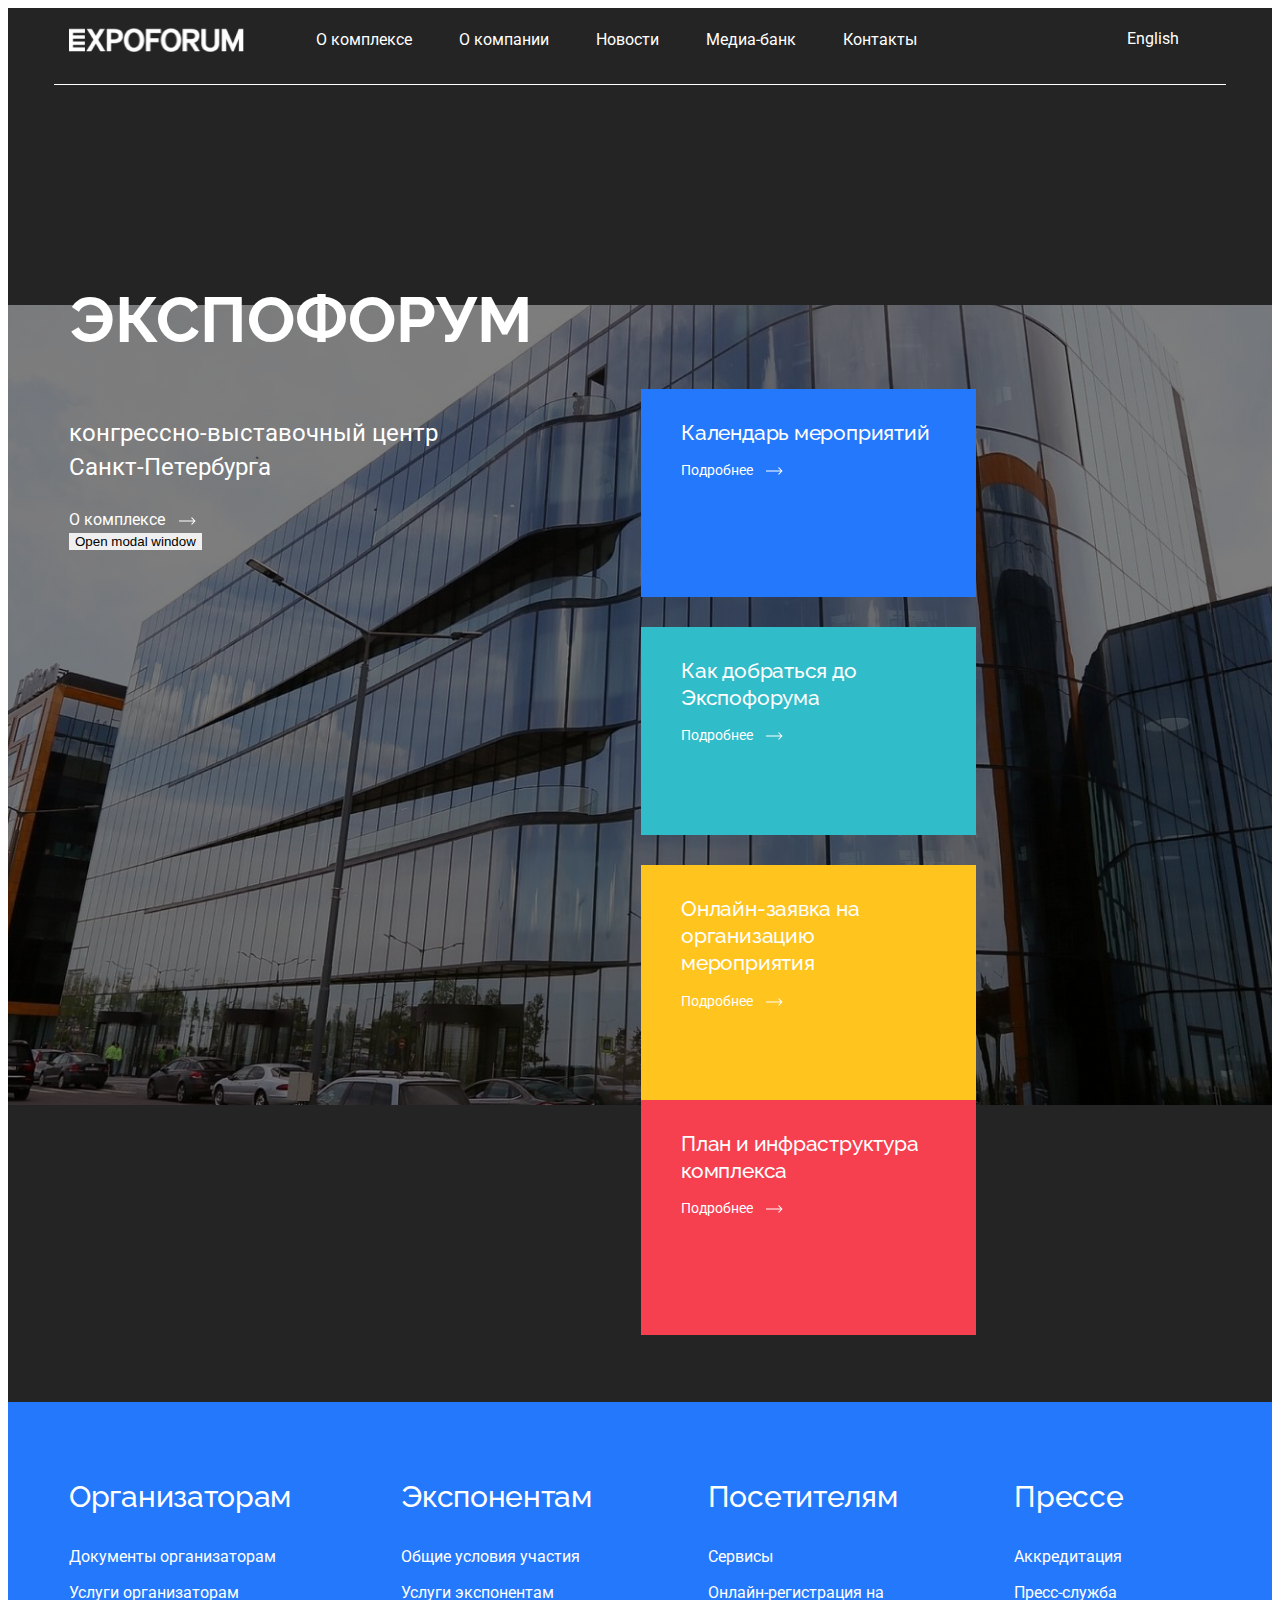
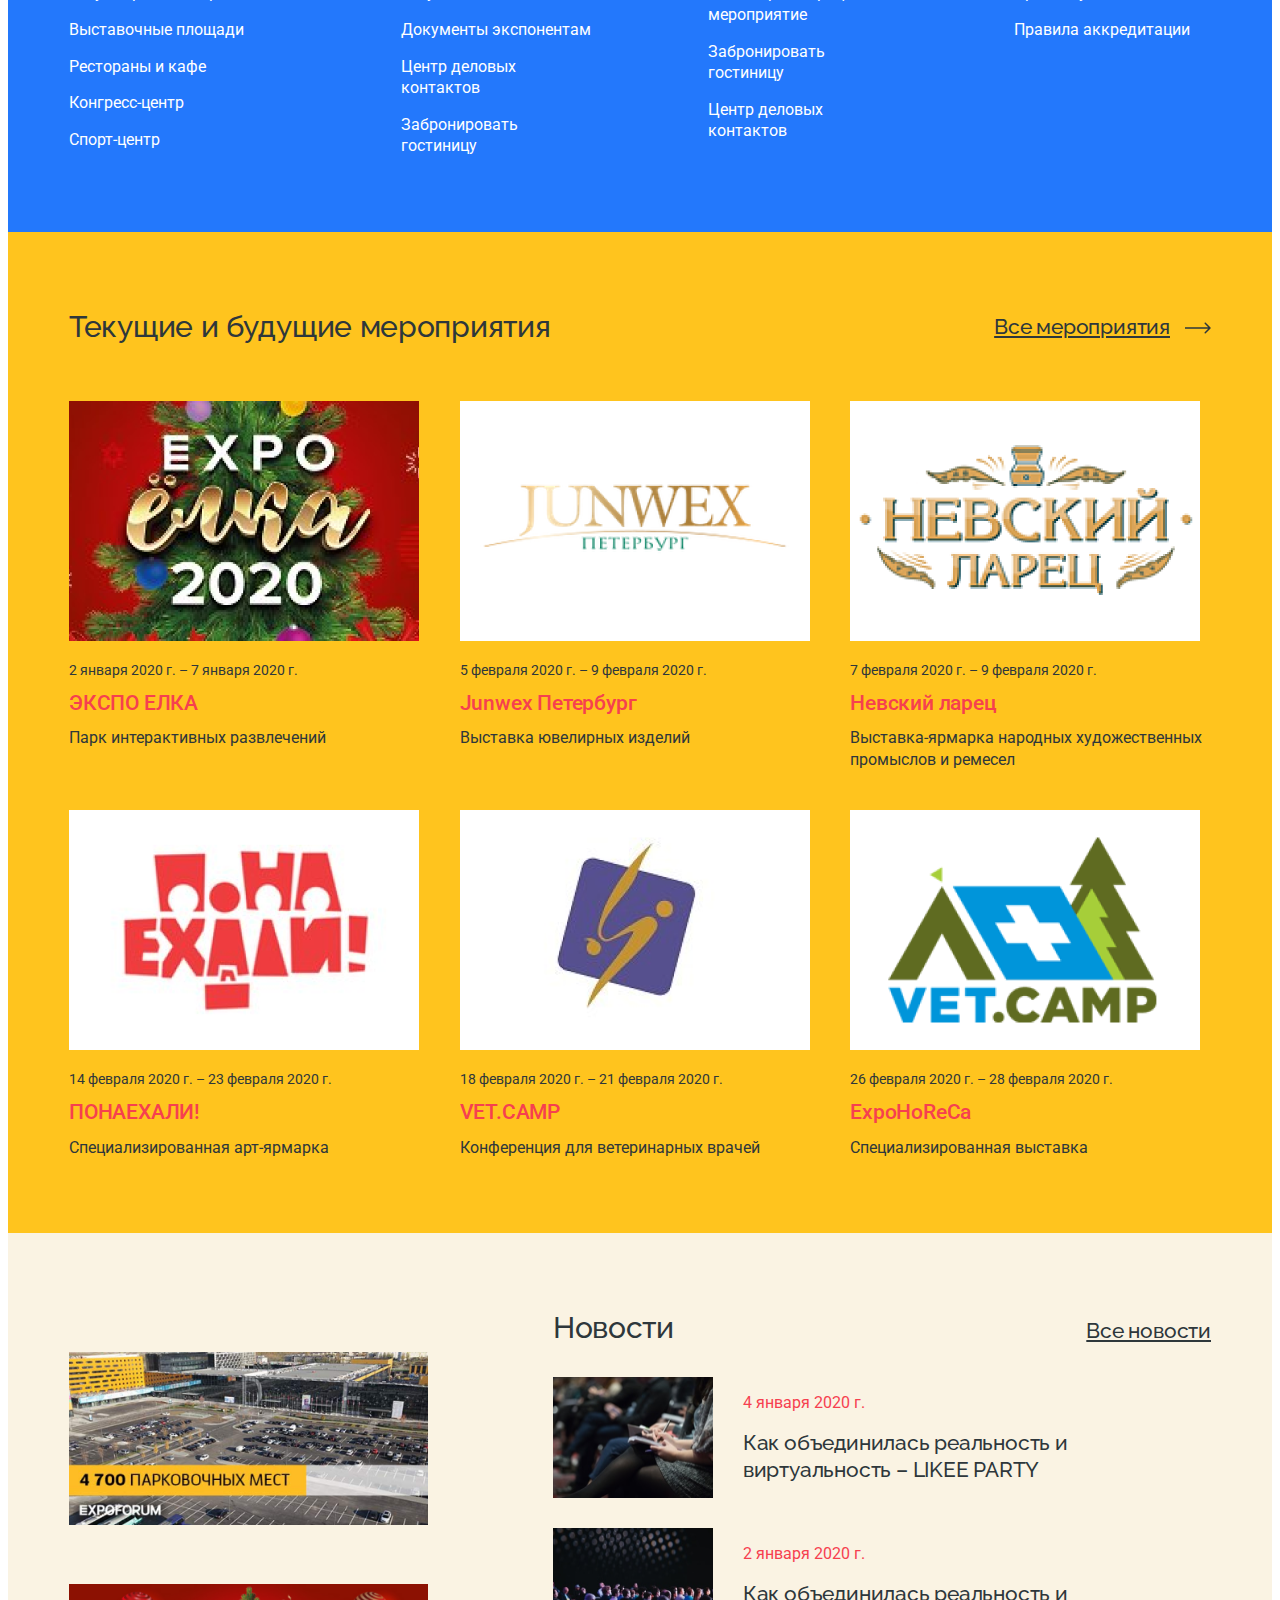
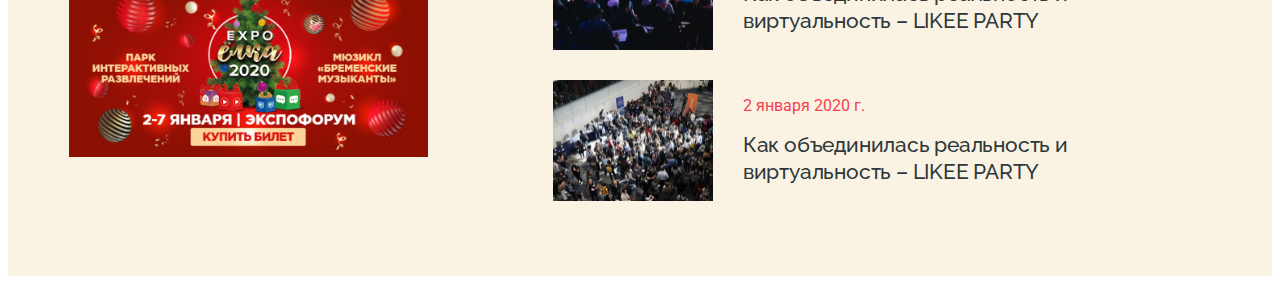
<file: index.html>
<!DOCTYPE html>
<html lang="ru">
  <head>
    <meta charset="UTF-8" />
    <meta http-equiv="X-UA-Compatible" content="IE=edge" />
    <meta name="viewport" content="width=device-width, initial-scale=1.0" />
    <title>Expoforum</title>
    <link rel="preconnect" href="https://fonts.googleapis.com" />
    <link rel="preconnect" href="https://fonts.gstatic.com" crossorigin />
    <link
      href="https://fonts.googleapis.com/css2?family=Raleway:wght@500;700&family=Roboto:wght@300;400&display=swap"
      rel="stylesheet"
    />
    <link
      rel="stylesheet"
      href="https://cdnjs.cloudflare.com/ajax/libs/modern-normalize/1.1.0/modern-normalize.min.css"
      integrity="sha512-wpPYUAdjBVSE4KJnH1VR1HeZfpl1ub8YT/NKx4PuQ5NmX2tKuGu6U/JRp5y+Y8XG2tV+wKQpNHVUX03MfMFn9Q=="
      crossorigin="anonymous"
      referrerpolicy="no-referrer"
    />
    <link rel="stylesheet" href="css/styles.css" />
  </head>
  <body>
    <div class="h-h-back">
      <header>
        <div class="container">
          <nav class="header-nav">
            <a class="logo-link" href="./button.html"
              ><img src="./images/logo.png" alt="logo" width="175" height="24"
            /></a>
            <ul class="nav-list">
              <li class="nav-item">
                <a class="nav-link" href="./button.html">О комплексе</a>
              </li>
              <li class="nav-item">
                <a class="nav-link" href="">О компании</a>
              </li>
              <li class="nav-item"><a class="nav-link" href="">Новости</a></li>
              <li class="nav-item">
                <a class="nav-link" href="">Медиа-банк</a>
              </li>
              <li class="nav-item"><a class="nav-link" href="">Контакты</a></li>
            </ul>
          </nav>
          <p class="lang" lang="en">English</p>
        </div>
      </header>
      <section class="hero">
        <div class="container">
          <div class="hero-left">
            <h1 class="hero-title">Экспофорум</h1>
            <p class="hero-after-title">конгрессно-выставочный центр<br />Санкт-Петербурга</p>
            <a class="hero-link" href="">
              О комплексе
              <span>
                <svg
                  class="small-arrow"
                  width="17"
                  height="8"
                  viewBox="0 0 17 8"
                  xmlns="http://www.w3.org/2000/svg"
                >
                  <path
                    d="M16.3536 4.35355C16.5488 4.15829 16.5488 3.84171 16.3536 3.64645L13.1716 0.464466C12.9763 0.269204 12.6597 0.269204 12.4645 0.464466C12.2692 0.659728 12.2692 0.976311 12.4645 1.17157L15.2929 4L12.4645 6.82843C12.2692 7.02369 12.2692 7.34027 12.4645 7.53553C12.6597 7.7308 12.9763 7.7308 13.1716 7.53553L16.3536 4.35355ZM0 4.5H16V3.5H0V4.5Z"
                  />
                </svg>
              </span>
            </a>
            <button class="button-open" data-modal-open>Open modal window</button>
          </div>
          <div class="hero-right">
            <ul class="color-list">
              <li class="color-item blue">
                <h3 class="color-title">Календарь мероприятий</h3>
                <a class="color-link" href=""
                  >Подробнее
                  <span>
                    <svg
                      class="small-arrow"
                      width="17"
                      height="8"
                      viewBox="0 0 17 8"
                      xmlns="http://www.w3.org/2000/svg"
                    >
                      <path
                        d="M16.3536 4.35355C16.5488 4.15829 16.5488 3.84171 16.3536 3.64645L13.1716 0.464466C12.9763 0.269204 12.6597 0.269204 12.4645 0.464466C12.2692 0.659728 12.2692 0.976311 12.4645 1.17157L15.2929 4L12.4645 6.82843C12.2692 7.02369 12.2692 7.34027 12.4645 7.53553C12.6597 7.7308 12.9763 7.7308 13.1716 7.53553L16.3536 4.35355ZM0 4.5H16V3.5H0V4.5Z"
                      />
                    </svg>
                  </span>
                </a>
              </li>
              <li class="color-item green">
                <h3 class="color-title">Как добраться до Экспофорума</h3>
                <a class="color-link" href=""
                  >Подробнее
                  <span>
                    <svg
                      class="small-arrow"
                      width="17"
                      height="8"
                      viewBox="0 0 17 8"
                      xmlns="http://www.w3.org/2000/svg"
                    >
                      <path
                        d="M16.3536 4.35355C16.5488 4.15829 16.5488 3.84171 16.3536 3.64645L13.1716 0.464466C12.9763 0.269204 12.6597 0.269204 12.4645 0.464466C12.2692 0.659728 12.2692 0.976311 12.4645 1.17157L15.2929 4L12.4645 6.82843C12.2692 7.02369 12.2692 7.34027 12.4645 7.53553C12.6597 7.7308 12.9763 7.7308 13.1716 7.53553L16.3536 4.35355ZM0 4.5H16V3.5H0V4.5Z"
                      />
                    </svg>
                  </span>
                </a>
              </li>
              <li class="color-item yellow">
                <h3 class="color-title">Онлайн-заявка на организацию мероприятия</h3>
                <a class="color-link" href=""
                  >Подробнее
                  <span>
                    <svg
                      class="small-arrow"
                      width="17"
                      height="8"
                      viewBox="0 0 17 8"
                      xmlns="http://www.w3.org/2000/svg"
                    >
                      <path
                        d="M16.3536 4.35355C16.5488 4.15829 16.5488 3.84171 16.3536 3.64645L13.1716 0.464466C12.9763 0.269204 12.6597 0.269204 12.4645 0.464466C12.2692 0.659728 12.2692 0.976311 12.4645 1.17157L15.2929 4L12.4645 6.82843C12.2692 7.02369 12.2692 7.34027 12.4645 7.53553C12.6597 7.7308 12.9763 7.7308 13.1716 7.53553L16.3536 4.35355ZM0 4.5H16V3.5H0V4.5Z"
                      />
                    </svg>
                  </span>
                </a>
              </li>
              <li class="color-item red">
                <h3 class="color-title">План и инфраструктура комплекса</h3>
                <a class="color-link" href=""
                  >Подробнее
                  <span>
                    <svg
                      class="small-arrow"
                      width="17"
                      height="8"
                      viewBox="0 0 17 8"
                      xmlns="http://www.w3.org/2000/svg"
                    >
                      <path
                        d="M16.3536 4.35355C16.5488 4.15829 16.5488 3.84171 16.3536 3.64645L13.1716 0.464466C12.9763 0.269204 12.6597 0.269204 12.4645 0.464466C12.2692 0.659728 12.2692 0.976311 12.4645 1.17157L15.2929 4L12.4645 6.82843C12.2692 7.02369 12.2692 7.34027 12.4645 7.53553C12.6597 7.7308 12.9763 7.7308 13.1716 7.53553L16.3536 4.35355ZM0 4.5H16V3.5H0V4.5Z"
                      />
                    </svg>
                  </span>
                </a>
              </li>
            </ul>
          </div>
        </div>
      </section>
    </div>
    <section class="section info">
      <div class="container">
        <h2 class="visually-hidden">Информация для участников</h2>
        <ul class="info-list">
          <li class="info-item">
            <h3 class="info-subtitle">Организаторам</h3>
            <ul class="links-list">
              <li class="links-item">
                <a class="links-item-link" href="">Документы организаторам</a>
              </li>
              <li class="links-item">
                <a class="links-item-link" href="">Услуги организаторам</a>
              </li>
              <li class="links-item">
                <a class="links-item-link" href="">Выставочные площади</a>
              </li>
              <li class="links-item">
                <a class="links-item-link" href="">Рестораны и кафе</a>
              </li>
              <li class="links-item">
                <a class="links-item-link" href="">Конгресс-центр</a>
              </li>
              <li class="links-item">
                <a class="links-item-link" href="">Спорт-центр</a>
              </li>
            </ul>
          </li>
          <li class="info-item">
            <h3 class="info-subtitle">Экспонентам</h3>
            <ul class="links-list">
              <li class="links-item">
                <a class="links-item-link" href="">Общие условия участия</a>
              </li>
              <li class="links-item">
                <a class="links-item-link" href="">Услуги экспонентам</a>
              </li>
              <li class="links-item">
                <a class="links-item-link" href="">Документы экспонентам</a>
              </li>
              <li class="links-item">
                <a class="links-item-link" href="">Центр деловых контактов</a>
              </li>
              <li class="links-item">
                <a class="links-item-link" href="">Забронировать гостиницу</a>
              </li>
            </ul>
          </li>
          <li class="info-item">
            <h3 class="info-subtitle">Посетителям</h3>
            <ul class="links-list">
              <li class="links-item">
                <a class="links-item-link" href="">Сервисы</a>
              </li>
              <li class="links-item">
                <a class="links-item-link" href="">Онлайн-регистрация на мероприятие</a>
              </li>
              <li class="links-item">
                <a class="links-item-link" href="">Забронировать гостиницу</a>
              </li>
              <li class="links-item">
                <a class="links-item-link" href="">Центр деловых контактов</a>
              </li>
            </ul>
          </li>
          <li class="info-item">
            <h3 class="info-subtitle">Прессе</h3>
            <ul class="links-list">
              <li class="links-item">
                <a class="links-item-link" href="">Аккредитация</a>
              </li>
              <li class="links-item">
                <a class="links-item-link" href="">Пресс-служба</a>
              </li>
              <li class="links-item">
                <a class="links-item-link" href="">Правила аккредитации</a>
              </li>
            </ul>
          </li>
        </ul>
      </div>
    </section>
    <section class="section expos">
      <div class="container">
        <div class="expos-title-wrapper">
          <h2 class="expos-title">Текущие и будущие мероприятия</h2>
          <a class="expos-title-link" href="">
            Все мероприятия<span>
              <svg
                class="big-arrow"
                width="26"
                height="12"
                viewBox="0 0 26 12"
                xmlns="http://www.w3.org/2000/svg"
              >
                <path
                  d="M25.5303 6.53033C25.8232 6.23743 25.8232 5.76256 25.5303 5.46967L20.7574 0.696697C20.4645 0.403804 19.9896 0.403804 19.6967 0.696697C19.4038 0.989591 19.4038 1.46446 19.6967 1.75736L23.9393 6L19.6967 10.2426C19.4038 10.5355 19.4038 11.0104 19.6967 11.3033C19.9896 11.5962 20.4645 11.5962 20.7574 11.3033L25.5303 6.53033ZM6.55671e-08 6.75L25 6.75L25 5.25L-6.55671e-08 5.25L6.55671e-08 6.75Z"
                />
              </svg>
            </span>
          </a>
        </div>
        <ul class="expos-list">
          <li class="expos-item">
            <a class="expos-card" href="">
              <img src="./images/exp1.png" alt="елка с текстом" width="350" height="240" />
              <div class="expos-thumb">
                <p class="card-date">2 января 2020 г. – 7 января 2020 г.</p>
                <h3 class="card-title">ЭКСПО ЕЛКА</h3>
                <p class="card-desc">Парк интерактивных развлечений</p>
              </div>
            </a>
          </li>
          <li class="expos-item">
            <a class="expos-card" href="">
              <img src="./images/exp2.png" alt="логотип" width="350" height="240" />
              <div class="expos-thumb">
                <p class="card-date">5 февраля 2020 г. – 9 февраля 2020 г.</p>
                <h3 class="card-title">Junwex Петербург</h3>
                <p class="card-desc">Выставка ювелирных изделий</p>
              </div>
            </a>
          </li>
          <li class="expos-item">
            <a class="expos-card" href="">
              <img src="./images/exp3.png" alt="логотип" width="350" height="240" />
              <div class="expos-thumb">
                <p class="card-date">7 февраля 2020 г. – 9 февраля 2020 г.</p>
                <h3 class="card-title">Невский ларец</h3>
                <p class="card-desc">
                  Выставка-ярмарка народных художественных промыслов и ремесел
                </p>
              </div>
            </a>
          </li>
          <li class="expos-item">
            <a class="expos-card" href="">
              <img src="./images/exp4.png" alt="логотип" width="350" height="240" />
              <div class="expos-thumb">
                <p class="card-date">14 февраля 2020 г. – 23 февраля 2020 г.</p>
                <h3 class="card-title">ПОНАЕХАЛИ!</h3>
                <p class="card-desc">Специализированная арт-ярмарка</p>
              </div>
            </a>
          </li>
          <li class="expos-item">
            <a class="expos-card" href="">
              <img src="./images/exp5.png" alt="логотип" width="350" height="240" />
              <div class="expos-thumb">
                <p class="card-date">18 февраля 2020 г. – 21 февраля 2020 г.</p>
                <h3 class="card-title">VET.CAMP</h3>
                <p class="card-desc">Конференция для ветеринарных врачей</p>
              </div>
            </a>
          </li>
          <li class="expos-item">
            <a class="expos-card" href="">
              <img src="./images/exp6.png" alt="логотип" width="350" height="240" />
              <div class="expos-thumb">
                <p class="card-date">26 февраля 2020 г. – 28 февраля 2020 г.</p>
                <h3 class="card-title">ExpoHoReCa</h3>
                <p class="card-desc">Специализированная выставка</p>
              </div>
            </a>
          </li>
        </ul>
      </div>
    </section>
    <section class="section news">
      <div class="container news">
        <div class="left-cont">
          <ul class="news-left-list">
            <li class="news-left-item">
              <a class="news-left-link" href="">
                <img
                  src="./images/parking.png"
                  alt="паркинг 4700 парковочных мест"
                  width="445"
                  height="215"
                />
              </a>
            </li>
            <li class="news-left-item">
              <a class="news-left-link" href="">
                <img src="./images/buy-ticket.png" alt="купить билет" width="445" height="215" />
              </a>
            </li>
          </ul>
        </div>
        <div class="right-cont">
          <div class="right-cont-title">
            <h2 class="news-title">Новости</h2>
            <a class="news-link" href="">Все новости</a>
          </div>
          <ul class="news-right-list">
            <li class="news-right-item">
              <img src="./images/news1.png" alt="пишет на коленке" width="160" height="120" />
              <div class="news-thumb">
                <a class="news-right-link" href="">
                  <p class="news-right-date">4 января 2020 г.</p>
                  <h3 class="news-right-title">
                    Как объединилась реальность и виртуальность – LIKEE PARTY
                  </h3>
                </a>
              </div>
            </li>
            <li class="news-right-item">
              <img src="./images/news2.png" alt="аудитория с людьми" width="160" height="120" />
              <div class="news-thumb">
                <a class="news-right-link" href="">
                  <p class="news-right-date">2 января 2020 г.</p>
                  <h3 class="news-right-title">
                    Как объединилась реальность и виртуальность – LIKEE PARTY
                  </h3>
                </a>
              </div>
            </li>
            <li class="news-right-item">
              <img src="./images/news3.png" alt="толпа людей" width="160" height="120" />
              <div class="news-thumb">
                <a class="news-right-link" href="">
                  <p class="news-right-date">2 января 2020 г.</p>
                  <h3 class="news-right-title">
                    Как объединилась реальность и виртуальность – LIKEE PARTY
                  </h3>
                </a>
              </div>
            </li>
          </ul>
        </div>
      </div>
    </section>
    <div class="backdrop is-hidden" data-modal>
      <div class="modal" data-modal>
        <button class="button-close" type="button" data-modal-close>X</button>
      </div>
    </div>
    <script src="./js/modal.js"></script>
  </body>
</html>
</file>
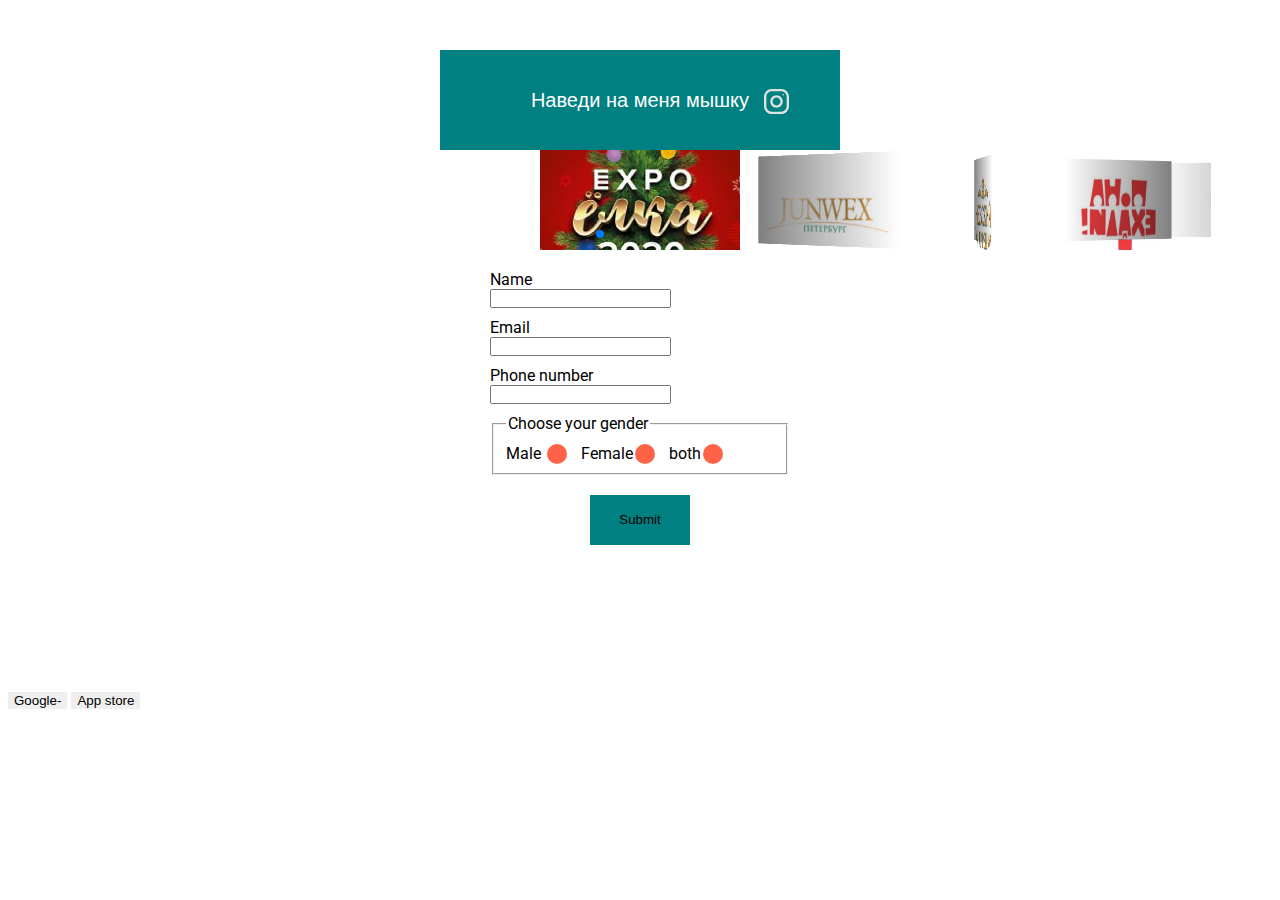
<file: button.html>
<!DOCTYPE html>
<html lang="en">
  <head>
    <meta charset="UTF-8" />
    <meta http-equiv="X-UA-Compatible" content="IE=edge" />
    <meta name="viewport" content="width=device-width, initial-scale=1.0" />
    <title>Document</title>
    <link rel="preconnect" href="https://fonts.googleapis.com" />
    <link rel="preconnect" href="https://fonts.gstatic.com" crossorigin />
    <link
      href="https://fonts.googleapis.com/css2?family=Raleway:wght@500;700&family=Roboto:wght@300;400&display=swap"
      rel="stylesheet"
    />
    <link
      rel="stylesheet"
      href="https://cdnjs.cloudflare.com/ajax/libs/modern-normalize/1.1.0/modern-normalize.min.css"
      integrity="sha512-wpPYUAdjBVSE4KJnH1VR1HeZfpl1ub8YT/NKx4PuQ5NmX2tKuGu6U/JRp5y+Y8XG2tV+wKQpNHVUX03MfMFn9Q=="
      crossorigin="anonymous"
      referrerpolicy="no-referrer"
    />
    <link
      rel="stylesheet"
      href="https://unpkg.com/swiper/swiper-bundle.min.css"
    />
    <link rel="stylesheet" href="css/styles.css" />
  </head>
  <body>
    <div class="button" width="600" height="300">
      <button class="btn" type="button">Наведи на меня мышку</button>
    </div>

    <div class="container">
       <div class="swiper mySwiper">
      <div class="swiper-wrapper">
        <div class="swiper-slide">
          <img src="./images/exp1.png" alt="">
        </div>
        
        <div class="swiper-slide second">
          <img src="./images/exp2.png" alt="">
        </div> 
        <div class="swiper-slide third">
          <img src="./images/exp3.png" alt="">
        </div>
        <div class="swiper-slide fourth">
          <img src="./images/exp4.png" alt="">
        </div>
        <div class="swiper-slide fifth">
          <img src="./images/exp5.png" alt="">
        </div>
        <div class="swiper-slide sixth">
          <img src="./images/exp6.png" alt="">
        </div>
             </div>
      <div class="swiper-pagination"></div>
    </div>
    </div>

    <!-- Форма отправки -->
    <div class="form-container">
      <form class="form">
        <label class="form-label">
          Name
          <input type="text" name="username" class="form-field" required />
        </label>
        <label class="form-label">
          Email
          <input type="email" name="email" class="form-field" required />
        </label>
        <label class="form-label">
          Phone number
          <input type="tel" name="tel" class="form-field" required />
        </label>
        <fieldset class="form-fieldset">
          <legend class="form-legend">Choose your gender</legend>
          <label class="radio-label"
            >Male</span
            ><input
              class="form-check visually-hidden"
              type="radio"
              name="gender"
              id=""
              value="male"
          /> <span class="icon-radio"></span></label>
          <label class="radio-label"
            >Female</span
            ><input
              class="form-check visually-hidden"
              type="radio"
              name="gender"
              id=""
              value="female"
          /><span class="icon-radio"></label>
          <label class="radio-label"
            >both</span
            ><input
              class="form-check visually-hidden"
              type="radio"
              name="gender"
              id=""
              value="both"
          /><span class="icon-radio"></label>
        </fieldset>
        <button class="submit-btn" type="submit">Submit</button>
      </form>
    </div>

    <button type="button">Google-</button>

    <button type="button">App store</button>
    <!-- Swiper JS -->
    <script src="https://unpkg.com/swiper/swiper-bundle.min.js"></script>

    <!-- Initialize Swiper -->
    <script>
      var swiper = new Swiper(".mySwiper", {
        effect: "coverflow",
        grabCursor: true,
        centeredSlides: true,
        slidesPerView: "auto",
        coverflowEffect: {
          rotate: 50,
          stretch: 0,
          depth: 100,
          modifier: 1,
          slideShadows: true,
        },
        pagination: {
          el: ".swiper-pagination",
        },
      });
    </script>
  </body>
</html>
</file>
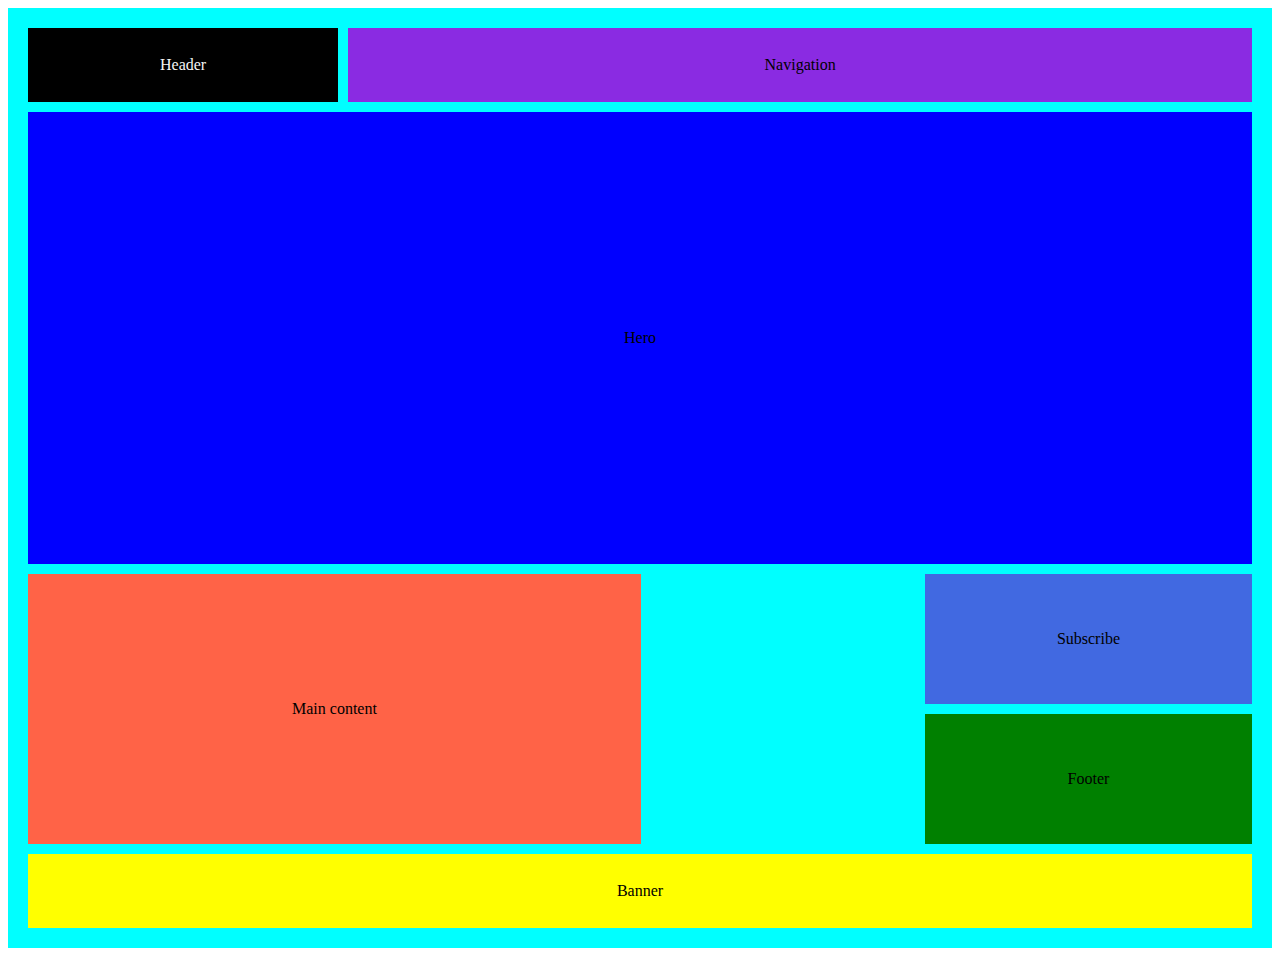
<file: grid.html>
<!DOCTYPE html>
<html lang="en">
  <head>
    <meta charset="UTF-8" />
    <meta http-equiv="X-UA-Compatible" content="IE=edge" />
    <meta name="viewport" content="width=device-width, initial-scale=1.0" />
    <title>Document</title>
    <link
      rel="stylesheet"
      href="https://cdnjs.cloudflare.com/ajax/libs/modern-normalize/1.1.0/modern-normalize.min.css"
      integrity="sha512-wpPYUAdjBVSE4KJnH1VR1HeZfpl1ub8YT/NKx4PuQ5NmX2tKuGu6U/JRp5y+Y8XG2tV+wKQpNHVUX03MfMFn9Q=="
      crossorigin="anonymous"
      referrerpolicy="no-referrer"
    />
    <link rel="stylesheet" href="./css/grid.css" />
  </head>
  <body>
    <div class="container">
      <header class="header">Header</header>
      <nav class="nav">Navigation</nav>
      <div class="hero">Hero</div>
      <main class="main">Main content</main>
      <div class="banner">Banner</div>
      <div class="subscribe">Subscribe</div>
      <footer class="footer">Footer</footer>
    </div>
  </body>
</html>
</file>
<file: css/styles.css>
/* * {
  outline: 1px solid tomato;
} */

:root {
  --primary-text-color: #ffffff;
  --secondary-text-color: #2e373b;
  --expo-color: #f6404f;
  --header-vertical-size: 76px;
}

body {
  color: var(--primary-text-color);

  font-family: Roboto, sans-serif;
}

h1,
h2,
h3,
h4,
h5,
h6,
p {
  margin: 0;
}

ul {
  list-style: none;
  margin: 0;
  padding: 0;
}

button {
  border: none;
  cursor: pointer;
}

img {
  display: block;
  max-width: 100%;
  height: auto;
}

a {
  text-decoration: none;
  color: var(--primary-text-color);
}

.section {
  padding-top: 75px;
  padding-bottom: 75px;
}

.container {
  margin: 0 auto;
  max-width: 1142px;
  padding-left: 15px;
  padding-right: 15px;
}

.visually-hidden {
  position: absolute;
  width: 1px;
  height: 1px;
  margin: -1px;
  border: 0;
  padding: 0;

  white-space: nowrap;
  clip-path: inset(100%);
  clip: rect(0 0 0 0);
  overflow: hidden;
}

.h-h-back {
  margin: 0 auto;
  background-color: rgba(0, 0, 0, 0.8);
  background-image: linear-gradient(
      0deg,
      rgba(0, 0, 0, 0.3),
      rgba(0, 0, 0, 0.3)
    ),
    url(../images/bgc.png);
  background-repeat: no-repeat;
  background-position: center;
}

/* --- Header --- */

header > .container {
  display: flex;
  padding-top: 20px;
  padding-bottom: 32px;
  border-bottom: 1px solid var(--primary-text-color);
}

.header-nav {
  display: flex;
}

.nav-list {
  display: flex;
  align-items: center;
}

.logo-link {
  margin-right: 72px;
}

.nav-item:not(:last-child) {
  margin-right: 47px;
}

.nav-link {
  font-size: 16px;
  line-height: 1.35;
  text-align: center;
}

.nav-link:hover {
  text-decoration-line: underline;
  color: #ffc41e;
}

.nav-list {
  margin-right: 90px;
}

.lang {
  width: 172px;
  font-size: 16px;
  line-height: 1.35;
  text-align: right;
}

/* --- Hero --- */

.hero > .container {
  display: flex;
  padding-top: 184px;
}

.hero-left {
  width: 535px;
  margin-right: 37px;
}

.hero-title {
  margin-bottom: 46px;

  font-family: Raleway, sans-serif;
  font-size: 64px;
  line-height: 1.6;
  text-transform: uppercase;
}

.hero-after-title {
  margin-bottom: 25px;

  font-size: 24px;
  line-height: 1.4;
}

.hero-link {
  display: block;
  font-size: 16px;
  line-height: 1.35;
}

.small-arrow {
  fill: currentColor;
}

.hero-link span {
  padding-left: 10px;
}

.hero-link:hover {
  text-decoration-line: underline;
  color: #ffc41e;
}

.hero-right {
  width: 540px;
  padding-top: 120px;
  padding-bottom: 67px;
}

.color-list {
  display: flex;
  flex-wrap: wrap;
}

.color-item {
  flex-basis: calc((100% - 30px) / 2);
  height: 148px;
  padding: 30px 40px;
}

.color-item:nth-last-child(-n + 2) {
  height: 175px;
}

.color-item:not(:nth-child(2n)) {
  margin-right: 30px;
}

.color-title {
  margin-bottom: 15px;

  font-family: Raleway, sans-serif;
  font-weight: 500;
  font-size: 21px;
  line-height: 1.3;
  letter-spacing: -0.01em;
}

.color-link {
  display: block;
  font-family: inherit;
  font-size: 14px;
  line-height: 1.35;
}

.color-link span {
  padding-left: 10px;
}

.color-link:hover {
  text-decoration-line: underline;
  color: #ffc41e;
}

.color-item.yellow .color-link:hover {
  text-decoration-line: underline;
  color: #000000;
}

.blue {
  background: #2378fc;
}

.green {
  background: #30bcc9;
}

.yellow {
  background: #ffc41e;
}

.red {
  background: #f6404f;
}

.color-item:nth-child(-n + 2) {
  margin-bottom: 30px;
}

/* --- Info --- */

.section.info {
  background-color: #2378fc;
}

.info-list {
  display: flex;
}

.info-item {
  flex-basis: calc((100% - 330px) / 4);
}

.info-item:not(:last-child) {
  margin-right: 110px;
}

.info-subtitle {
  margin-bottom: 30px;

  font-family: Raleway, sans-serif;
  font-weight: 500;
  font-size: 30px;
  line-height: 1.3;
  letter-spacing: -0.01em;
}

.links-item:not(:last-child) {
  margin-bottom: 15px;
}

.links-item-link {
  font-size: 16px;
  line-height: 1.35;
}

.links-item-link:hover,
.links-item-link:focus {
  text-decoration-line: underline;
  color: #ffc41e;
}

/* --- Expos --- */

.section.expos {
  background-color: #ffc41e;
}

.section.expos img {
  display: block;
}

.expos-title-wrapper {
  display: flex;
  justify-content: space-between;
  align-items: center;
  margin-bottom: 55px;
}

.expos-title {
  font-family: Raleway, sans-serif;

  font-weight: 500;
  font-size: 30px;
  line-height: 1.3;
  letter-spacing: -0.01em;
  color: #2e373b;
}

.expos-title-link {
  font-family: Raleway, sans-serif;
  font-weight: 500;
  font-size: 21px;
  line-height: 1.3;
  text-align: right;
  letter-spacing: -0.01em;
  text-decoration-line: underline;
  color: #2e373b;
}

.expos-title-link span {
  display: inline-block;
  padding-left: 15px;
  color: #2e373b;
}

.big-arrow {
  fill: currentColor;
}

.expos-title-link:hover,
.expos-title-link:hover span {
  color: #ffffff;
  text-decoration-line: none;
}

.expos-list {
  display: flex;
  flex-wrap: wrap;
  margin-right: -30px;
  margin-bottom: -40px;
}

.expos-item {
  /* flex-basis: calc((100% - 60px) / 3); */
  flex-basis: calc(100% / 3 - 30px);
  margin-right: 30px;
  margin-bottom: 40px;
}

.expos-thumb {
  padding-top: 20px;
}

.card-date {
  margin-bottom: 10px;
  font-size: 14px;
  line-height: 1.35;
  color: var(--secondary-text-color);
}

.card-title {
  margin-bottom: 10px;
  font-weight: 500;
  font-size: 21px;
  line-height: 1.3;
  letter-spacing: -0.01em;
  color: var(--expo-color);
}

.card-desc {
  font-size: 16px;
  line-height: 1.35;
  color: var(--secondary-text-color);
}

/* --- News --- */

.section.news {
  background-color: #faf3e3;
}

.container.news {
  display: flex;
  align-items: center;
}

.left-cont {
  margin-right: 125px;
}

.news-left-item:first-child {
  margin-bottom: 59px;
}

.right-cont-title {
  display: flex;
  justify-content: space-between;
  align-items: baseline;
}

.news-title {
  font-family: Raleway, sans-serif;
  font-weight: 500;
  font-size: 30px;
  line-height: 1.3;
  letter-spacing: -0.01em;
  color: var(--secondary-text-color);
}

.news-link {
  font-family: Raleway, sans-serif;
  font-weight: 500;
  font-size: 21px;
  line-height: 1.3;
  letter-spacing: -0.01em;
  text-decoration-line: underline;
  color: var(--secondary-text-color);
}

.news-right-item {
  display: flex;
}

.news-right-item:not(:last-child) {
  margin-bottom: 30px;
}

.right-cont-title {
  margin-bottom: 30px;
}

.news-thumb {
  padding-top: 15px;
  padding-bottom: 15px;
  padding-left: 30px;
}

.news-right-date {
  margin-bottom: 15px;

  font-size: 16px;
  line-height: 1.35;
  color: var(--expo-color);
}

.news-right-title {
  font-family: Raleway, sans-serif;
  font-weight: 500;
  font-size: 21px;
  line-height: 1.3;

  letter-spacing: -0.01em;
  color: var(--secondary-text-color);
}

.btn {
  position: relative;
  display: block;
  color: #ffffff;
  font-size: 20px;
  width: 400px;
  height: 100px;
  padding-left: 40px;
  padding-right: 40px;
  margin-left: auto;
  margin-right: auto;
  background-color: teal;
  margin-top: 50px;
  overflow: hidden;
}

.btn::before {
  position: absolute;
  bottom: 36.5px;
  right: 48.45px;
  content: '';
  display: inline-block;
  width: 25px;
  height: 25px;
  background-image: url(../images/fb.svg);
  background-position: center;
  background-repeat: no-repeat;

  transform: translateY(300%);
  transition: transform 200ms linear;
}

.btn::after {
  position: absolute;
  content: '';
  display: inline-block;
  margin-left: 15px;
  width: 25px;
  height: 25px;
  background-image: url(../images/instagram.svg);
  transition: transform 200ms linear;
}

.btn:hover::before {
  transform: translateY(0);
}

.btn:hover::after {
  transform: translateY(-300%);
}

.backdrop {
  position: fixed;
  top: 0;
  left: 0;
  width: 100%;
  height: 100%;
  background-color: rgba(0, 0, 0, 0.5);

  visibility: visible;
  opacity: 1;
  transition: opacity 500ms linear, visibility 500ms linear;
}

.backdrop.is-hidden {
  visibility: hidden;
  opacity: 0;
  pointer-events: none;
}

.backdrop.is-hidden .modal {
  transform: translate(-50%, -50%) scale(1.2);
}

.modal {
  position: absolute;
  width: 400px;
  height: 500px;
  top: 50%;
  left: 50%;
  transform: translate(-50%, -50%) scale(1);
  background-color: white;
  opacity: 1;
  transition: transform 500ms linear;
}

.button-close {
  position: absolute;
  top: 8px;
  right: 8px;
  line-height: 16px;
  font-size: 16px;
  display: flex;
  align-items: center;
  justify-content: center;
  width: 30px;
  height: 30px;
  border: 2px solid black;
  border-radius: 50%;
}

.form-container {
  margin-left: auto;
  margin-right: auto;
}

.form {
  width: 300px;
  height: 400px;
  padding: 20px;
  margin-left: auto;
  margin-right: auto;
}

.form-label {
  display: block;
  color: black;
  margin-bottom: 10px;
}

.form-field {
  display: block;
  padding: 0;
}

.form-fieldset {
  color: #000;
}

.submit-btn {
  width: 100px;
  height: 50px;
  margin-left: auto;
  margin-right: auto;
  margin-top: 20px;
  display: block;
  background-color: teal;
}

.radio-label {
  margin-right: 10px;
}

.icon-radio {
  position: relative;
  width: 20px;
  height: 20px;
  display: inline-block;
  margin-left: 2px;
  background-color: tomato;
  transform: translateY(5px);
  border-radius: 50%;
}

.icon-radio::after {
  content: '';
  position: absolute;
  top: 50%;
  left: 50%;
  transform: translate(-50%, -50%);
  width: 7px;
  height: 7px;
  display: block;
  background-color: tomato;
  border-radius: 50%;
  transition: background-color 500ms linear;
}

.form-check:checked + .icon-radio::after {
  background-color: white;
}

.form-check:focus + .icon-radio {
  border: 2px solid #000;
}

/* Swiper slide */
.swiper-slide {
  width: 200px;
  height: 100px;
}

.slide .first {
  background-image: url(../images/news1.png);
}

.slide .second {
  background-image: url(../images/news1.png);
}

.slide .third {
  background-image: url(../images/news1.png);
}

.slide .fourth {
  background-image: url(../images/news1.png);
}

.slide .fifth {
  background-image: url(../images/news1.png);
}

.slide .sixth {
  background-image: url(../images/news1.png);
  -color: ;
}
</file>
<file: css/grid.css>
.container {
  background-color: aqua;
  padding: 20px;
  margin-left: auto;
  margin-right: auto;
  height: 100vh;

  display: grid;
  grid-gap: 10px;
  grid-template-areas:
    'header'
    'nav'
    'hero'
    'hero'
    'hero'
    'main'
    'main'
    'main'
    'banner'
    'banner'
    'footer'
    'footer'
    'subscribe';
}

@media screen and (min-width: 768px) {
  .container {
    grid-template-areas:
      'header header header header'
      'hero hero hero hero'
      'hero hero hero hero'
      'hero hero hero hero'
      'hero hero hero hero'
      'nav main main main'
      'nav main main main'
      'nav main main main'
      'nav main main main'
      'nav banner banner banner'
      'nav banner banner banner'
      'nav banner banner banner'
      'nav footer footer subscribe';
  }
}

@media screen and (min-width: 1200px) {
  .container {
    grid-template-areas:
      'header nav nav nav'
      'hero hero hero hero'
      'hero hero hero hero'
      'hero hero hero hero'
      'hero hero hero hero'
      'hero hero hero hero'
      'hero hero hero hero'
      'hero hero hero hero'
      'main main . subscribe'
      'main main . subscribe'
      'main main . footer'
      'main main . footer'
      'banner banner banner banner';
  }
}

.header {
  grid-area: header;
  background-color: black;
  color: whitesmoke;
  display: flex;
  justify-content: center;
  align-items: center;
}

.nav {
  grid-area: nav;
  background-color: blueviolet;
  display: flex;
  justify-content: center;
  align-items: center;
}

.hero {
  grid-area: hero;
  background-color: blue;
  display: flex;
  justify-content: center;
  align-items: center;
}

.main {
  grid-area: main;
  background-color: tomato;
  display: flex;
  justify-content: center;
  align-items: center;
}

.banner {
  grid-area: banner;
  background-color: yellow;
  display: flex;
  justify-content: center;
  align-items: center;
}

.subscribe {
  grid-area: subscribe;
  background-color: royalblue;
  display: flex;
  justify-content: center;
  align-items: center;
}

.footer {
  grid-area: footer;
  background-color: green;
  display: flex;
  justify-content: center;
  align-items: center;
}
</file>
